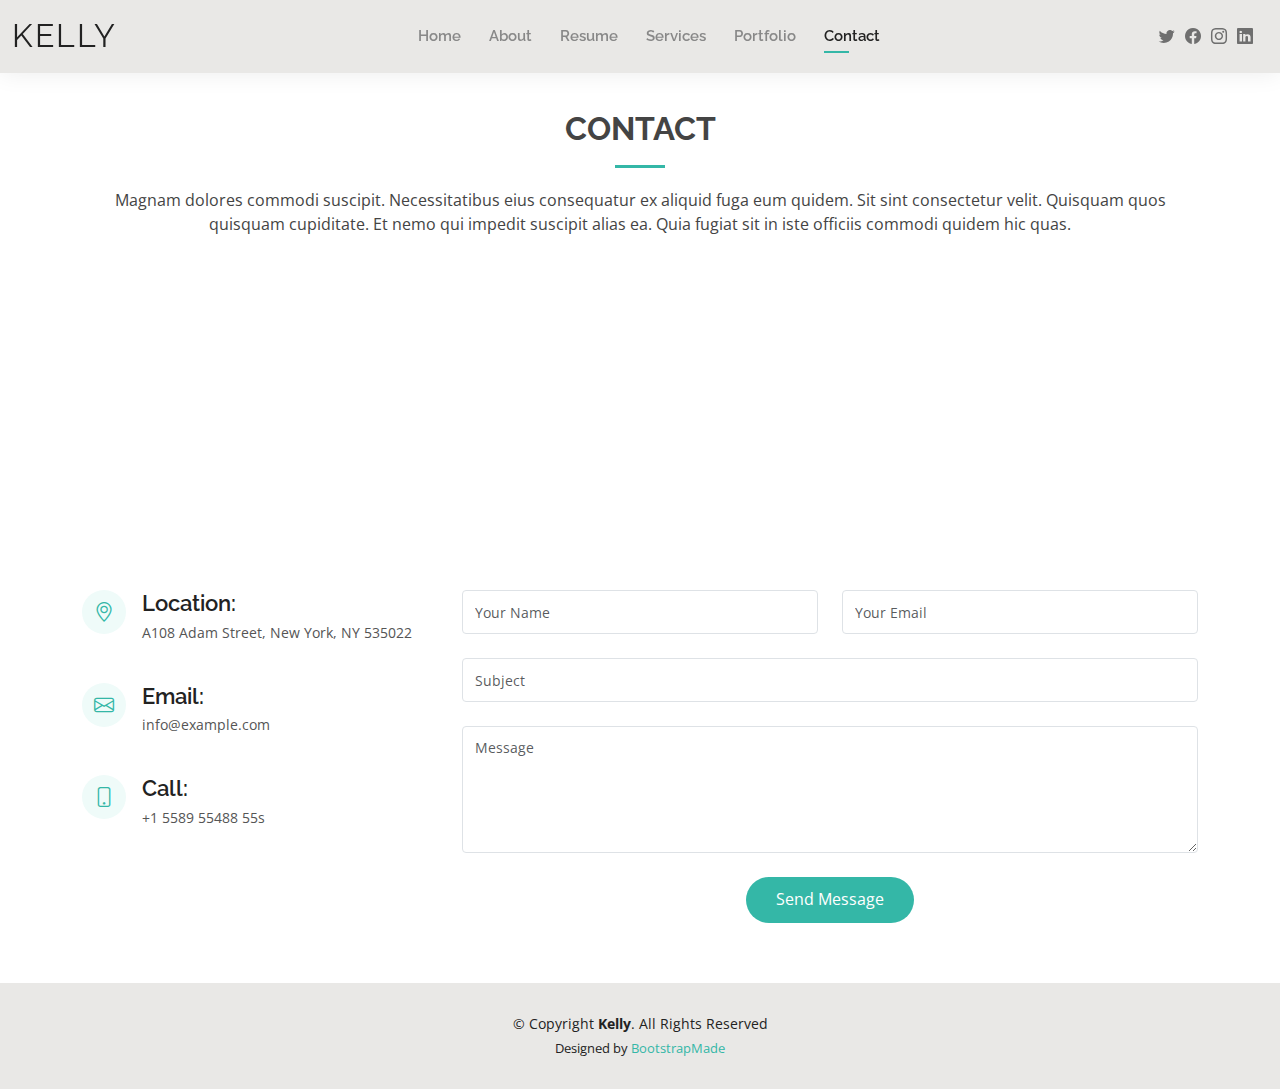
<file: contact.html>
<!DOCTYPE html>
<html lang="en">

<head>
  <meta charset="utf-8">
  <meta content="width=device-width, initial-scale=1.0" name="viewport">

  <title>Contact - Kelly Bootstrap Template</title>
  <meta content="" name="description">
  <meta content="" name="keywords">

  <!-- Favicons -->
  <link href="assets/img/favicon.png" rel="icon">
  <link href="assets/img/apple-touch-icon.png" rel="apple-touch-icon">

  <!-- Google Fonts -->
  <link href="https://fonts.googleapis.com/css?family=Open+Sans:300,300i,400,400i,600,600i,700,700i|Raleway:300,300i,400,400i,500,500i,600,600i,700,700i|Poppins:300,300i,400,400i,500,500i,600,600i,700,700i" rel="stylesheet">

  <!-- Vendor CSS Files -->
  <link href="assets/vendor/aos/aos.css" rel="stylesheet">
  <link href="assets/vendor/bootstrap/css/bootstrap.min.css" rel="stylesheet">
  <link href="assets/vendor/bootstrap-icons/bootstrap-icons.css" rel="stylesheet">
  <link href="assets/vendor/boxicons/css/boxicons.min.css" rel="stylesheet">
  <link href="assets/vendor/glightbox/css/glightbox.min.css" rel="stylesheet">
  <link href="assets/vendor/swiper/swiper-bundle.min.css" rel="stylesheet">

  <!-- Template Main CSS File -->
  <link href="assets/css/style.css" rel="stylesheet">

  <!-- =======================================================
  * Template Name: Kelly
  * Updated: Jul 27 2023 with Bootstrap v5.3.1
  * Template URL: https://bootstrapmade.com/kelly-free-bootstrap-cv-resume-html-template/
  * Author: BootstrapMade.com
  * License: https://bootstrapmade.com/license/
  ======================================================== -->
</head>

<body>

  <!-- ======= Header ======= -->
  <header id="header" class="fixed-top">
    <div class="container-fluid d-flex justify-content-between align-items-center">

      <h1 class="logo me-auto me-lg-0"><a href="index.html">Kelly</a></h1>
      <!-- Uncomment below if you prefer to use an image logo -->
      <!-- <a href="index.html" class="logo"><img src="assets/img/logo.png" alt="" class="img-fluid"></a>-->

      <nav id="navbar" class="navbar order-last order-lg-0">
        <ul>
          <li><a href="index.html">Home</a></li>
          <li><a href="about.html">About</a></li>
          <li><a href="resume.html">Resume</a></li>
          <li><a href="services.html">Services</a></li>
          <li><a href="portfolio.html">Portfolio</a></li>
          <li><a class="active" href="contact.html">Contact</a></li>
        </ul>
        <i class="bi bi-list mobile-nav-toggle"></i>
      </nav><!-- .navbar -->

      <div class="header-social-links">
        <a href="#" class="twitter"><i class="bi bi-twitter"></i></a>
        <a href="#" class="facebook"><i class="bi bi-facebook"></i></a>
        <a href="#" class="instagram"><i class="bi bi-instagram"></i></a>
        <a href="#" class="linkedin"><i class="bi bi-linkedin"></i></i></a>
      </div>

    </div>

  </header><!-- End Header -->

  <main id="main">

    <!-- ======= Contact Section ======= -->
    <section id="contact" class="contact">
      <div class="container" data-aos="fade-up">

        <div class="section-title">
          <h2>Contact</h2>
          <p>Magnam dolores commodi suscipit. Necessitatibus eius consequatur ex aliquid fuga eum quidem. Sit sint consectetur velit. Quisquam quos quisquam cupiditate. Et nemo qui impedit suscipit alias ea. Quia fugiat sit in iste officiis commodi quidem hic quas.</p>
        </div>

        <div>
          <iframe style="border:0; width: 100%; height: 270px;" src="https://www.google.com/maps/embed?pb=!1m14!1m8!1m3!1d12097.433213460943!2d-74.0062269!3d40.7101282!3m2!1i1024!2i768!4f13.1!3m3!1m2!1s0x0%3A0xb89d1fe6bc499443!2sDowntown+Conference+Center!5e0!3m2!1smk!2sbg!4v1539943755621" frameborder="0" allowfullscreen></iframe>
        </div>

        <div class="row mt-5">

          <div class="col-lg-4">
            <div class="info">
              <div class="address">
                <i class="bi bi-geo-alt"></i>
                <h4>Location:</h4>
                <p>A108 Adam Street, New York, NY 535022</p>
              </div>

              <div class="email">
                <i class="bi bi-envelope"></i>
                <h4>Email:</h4>
                <p>info@example.com</p>
              </div>

              <div class="phone">
                <i class="bi bi-phone"></i>
                <h4>Call:</h4>
                <p>+1 5589 55488 55s</p>
              </div>

            </div>

          </div>

          <div class="col-lg-8 mt-5 mt-lg-0">

            <form action="forms/contact.php" method="post" role="form" class="php-email-form">
              <div class="row">
                <div class="col-md-6 form-group">
                  <input type="text" name="name" class="form-control" id="name" placeholder="Your Name" required>
                </div>
                <div class="col-md-6 form-group mt-3 mt-md-0">
                  <input type="email" class="form-control" name="email" id="email" placeholder="Your Email" required>
                </div>
              </div>
              <div class="form-group mt-3">
                <input type="text" class="form-control" name="subject" id="subject" placeholder="Subject" required>
              </div>
              <div class="form-group mt-3">
                <textarea class="form-control" name="message" rows="5" placeholder="Message" required></textarea>
              </div>
              <div class="my-3">
                <div class="loading">Loading</div>
                <div class="error-message"></div>
                <div class="sent-message">Your message has been sent. Thank you!</div>
              </div>
              <div class="text-center"><button type="submit">Send Message</button></div>
            </form>

          </div>

        </div>

      </div>
    </section><!-- End Contact Section -->

  </main><!-- End #main -->

  <!-- ======= Footer ======= -->
  <footer id="footer">
    <div class="container">
      <div class="copyright">
        &copy; Copyright <strong><span>Kelly</span></strong>. All Rights Reserved
      </div>
      <div class="credits">
        <!-- All the links in the footer should remain intact. -->
        <!-- You can delete the links only if you purchased the pro version. -->
        <!-- Licensing information: https://bootstrapmade.com/license/ -->
        <!-- Purchase the pro version with working PHP/AJAX contact form: https://bootstrapmade.com/kelly-free-bootstrap-cv-resume-html-template/ -->
        Designed by <a href="https://bootstrapmade.com/">BootstrapMade</a>
      </div>
    </div>
  </footer><!-- End  Footer -->

  <div id="preloader"></div>
  <a href="#" class="back-to-top d-flex align-items-center justify-content-center"><i class="bi bi-arrow-up-short"></i></a>

  <!-- Vendor JS Files -->
  <script src="assets/vendor/purecounter/purecounter_vanilla.js"></script>
  <script src="assets/vendor/aos/aos.js"></script>
  <script src="assets/vendor/bootstrap/js/bootstrap.bundle.min.js"></script>
  <script src="assets/vendor/glightbox/js/glightbox.min.js"></script>
  <script src="assets/vendor/isotope-layout/isotope.pkgd.min.js"></script>
  <script src="assets/vendor/swiper/swiper-bundle.min.js"></script>
  <script src="assets/vendor/waypoints/noframework.waypoints.js"></script>
  <script src="assets/vendor/php-email-form/validate.js"></script>

  <!-- Template Main JS File -->
  <script src="assets/js/main.js"></script>

</body>

</html>
</file>
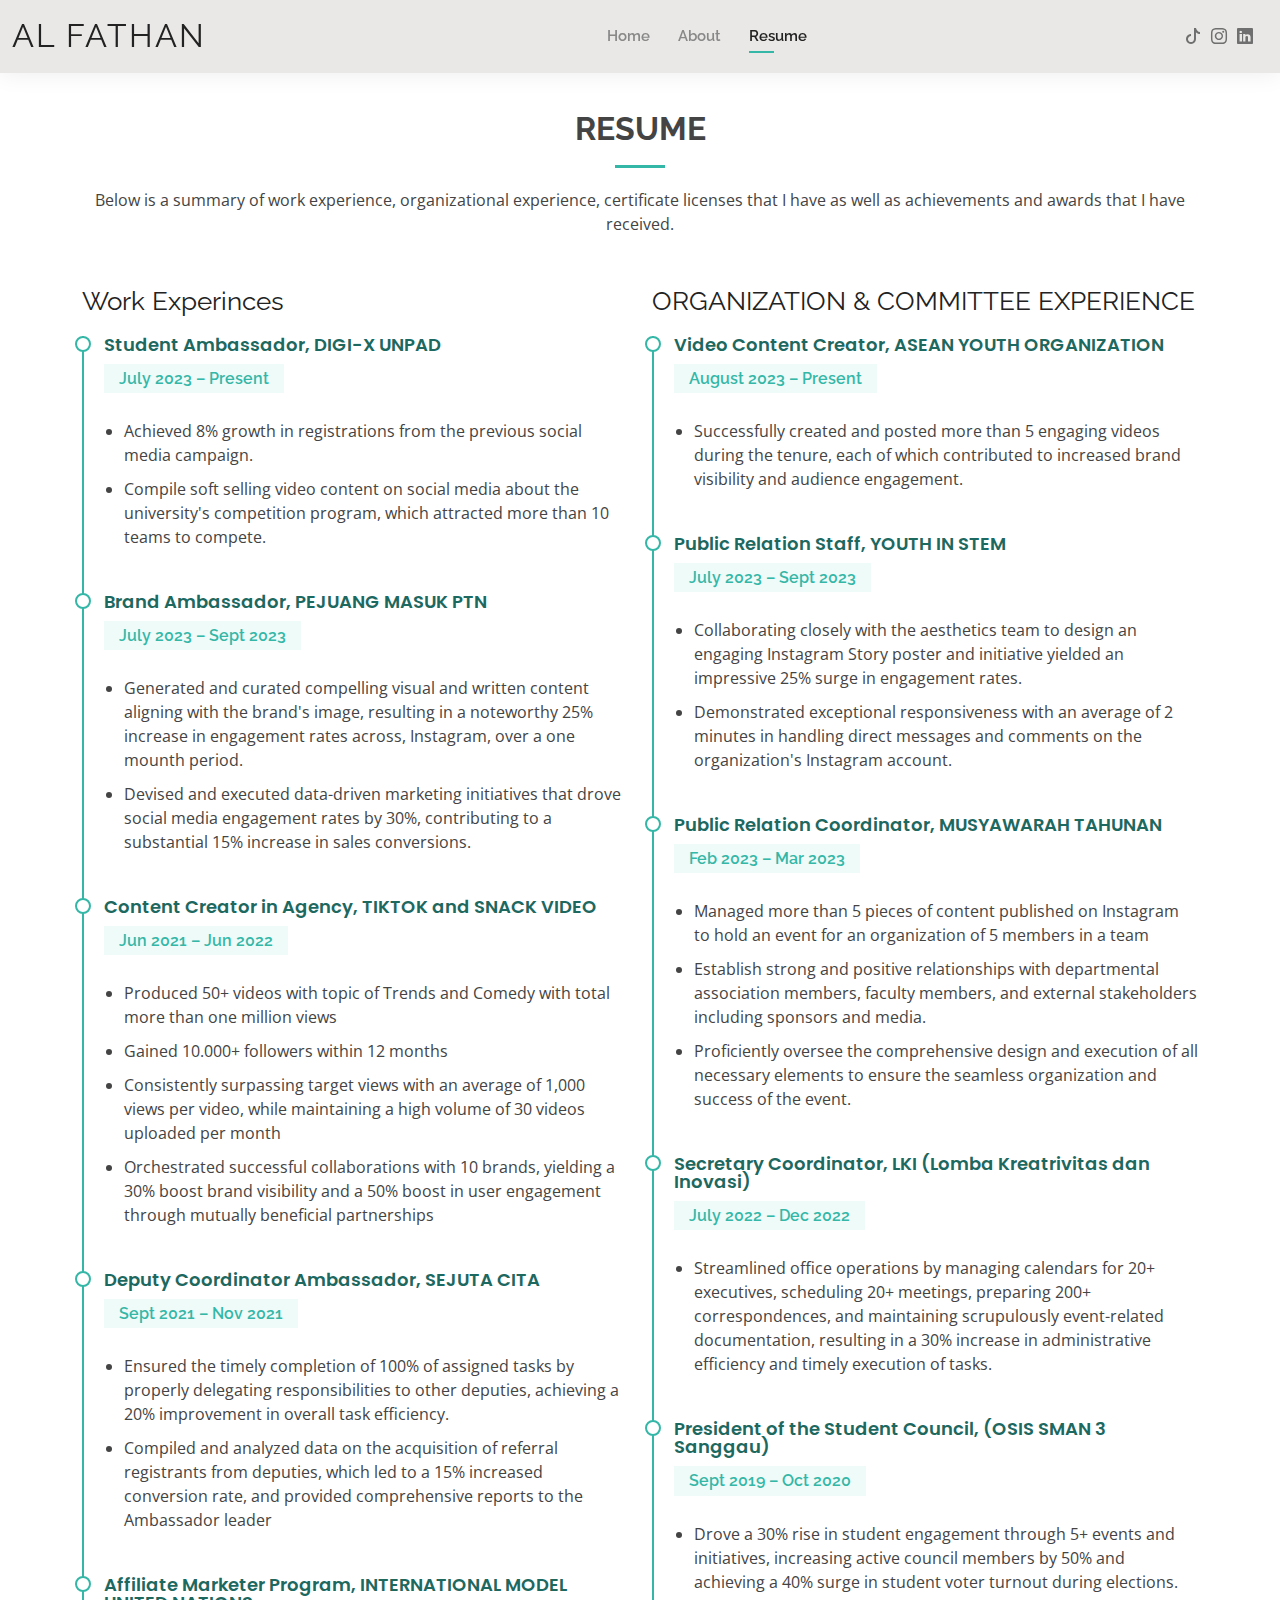
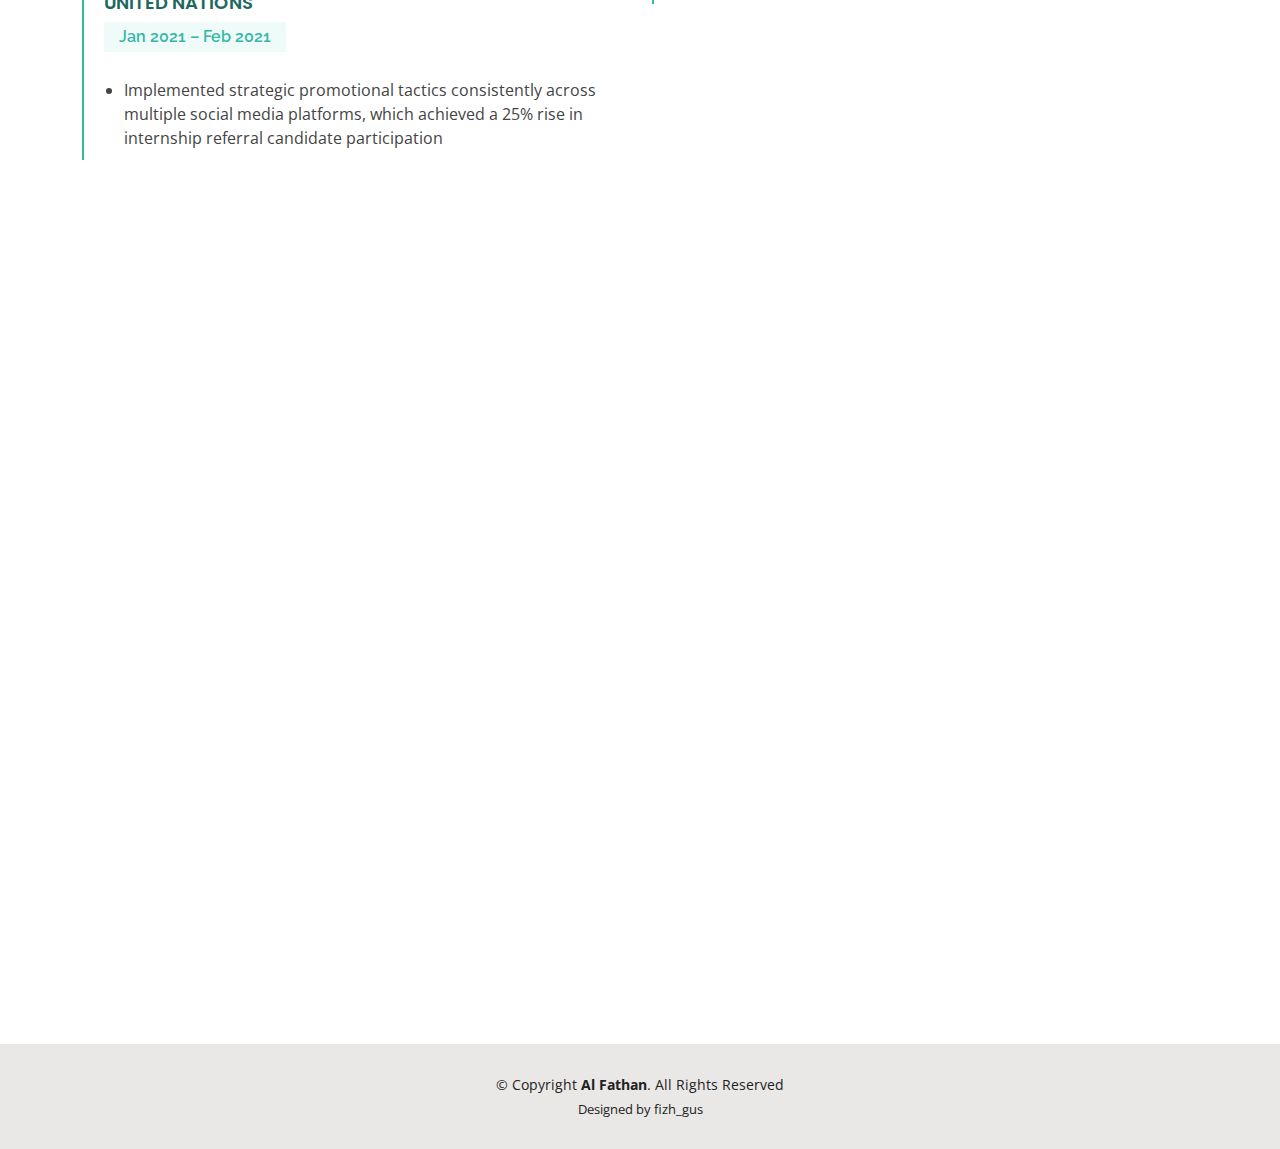
<file: resume.html>
<!DOCTYPE html>
<html lang="en">

<head>
  <meta charset="utf-8">
  <meta content="width=device-width, initial-scale=1.0" name="viewport">

  <title>Resume - Al Fathan</title>
  <meta content="" name="description">
  <meta content="" name="keywords">

  <!-- Favicons -->
  <!-- <link href="assets/img/favicon.png" rel="icon">
  <link href="assets/img/apple-touch-icon.png" rel="apple-touch-icon"> -->

  <!-- Google Fonts -->
  <link href="https://fonts.googleapis.com/css?family=Open+Sans:300,300i,400,400i,600,600i,700,700i|Raleway:300,300i,400,400i,500,500i,600,600i,700,700i|Poppins:300,300i,400,400i,500,500i,600,600i,700,700i" rel="stylesheet">

  <!-- Vendor CSS Files -->
  <link href="assets/vendor/aos/aos.css" rel="stylesheet">
  <link href="assets/vendor/bootstrap/css/bootstrap.min.css" rel="stylesheet">
  <link href="assets/vendor/bootstrap-icons/bootstrap-icons.css" rel="stylesheet">
  <link href="assets/vendor/boxicons/css/boxicons.min.css" rel="stylesheet">
  <link href="assets/vendor/glightbox/css/glightbox.min.css" rel="stylesheet">
  <link href="assets/vendor/swiper/swiper-bundle.min.css" rel="stylesheet">

  <!-- Template Main CSS File -->
  <link href="assets/css/style.css" rel="stylesheet">

  <!-- =======================================================
  * Template Name: Kelly
  * Updated: Jul 27 2023 with Bootstrap v5.3.1
  * Template URL: https://bootstrapmade.com/kelly-free-bootstrap-cv-resume-html-template/
  * Author: BootstrapMade.com
  * License: https://bootstrapmade.com/license/
  ======================================================== -->
</head>

<body>

  <!-- ======= Header ======= -->
  <header id="header" class="fixed-top">
    <div class="container-fluid d-flex justify-content-between align-items-center">

      <h1 class="logo me-auto me-lg-0"><a href="index.html">Al Fathan</a></h1>
      <!-- Uncomment below if you prefer to use an image logo -->
      <!-- <a href="index.html" class="logo"><img src="assets/img/logo.png" alt="" class="img-fluid"></a>-->

      <nav id="navbar" class="navbar order-last order-lg-0">
        <ul>
          <li><a href="index.html">Home</a></li>
          <li><a href="about.html">About</a></li>
          <li><a class="active" href="resume.html">Resume</a></li>
          <!-- <li><a href="services.html">Services</a></li>
            <li><a href="portfolio.html">Portfolio</a></li>
          <li><a href="contact.html">Contact</a></li> -->
        </ul>
        <i class="bi bi-list mobile-nav-toggle"></i>
      </nav><!-- .navbar -->

      <div class="header-social-links">
        <a href="https://www.tiktok.com/@fathan_asshidiqi" class="tiktok" target="_blank"><i class="bi bi-tiktok" ></i></a>
        <!-- <a href="#" class="facebook"><i class="bi bi-facebook"></i></a> -->
        <a href="https://instagram.com/nashrunal_fathan?igshid=MzNlNGNkZWQ4Mg==" class="instagram" target="_blank"><i class="bi bi-instagram"></i></a>
        <a href="https://www.linkedin.com/in/nashrun-al-fathan-7101a2217" class="linkedin" target="_blank"><i class="bi bi-linkedin"></i></i></a>
      </div>

    </div>

  </header><!-- End Header -->

  <main id="main">

    <!-- ======= Resume Section ======= -->
    <section id="resume" class="resume">
      <div class="container" data-aos="fade-up">

        <div class="section-title">
          <h2>Resume</h2>
          <p>Below is a summary of work experience, organizational experience, certificate licenses that I have as well as achievements and awards that I have received.</p>
        </div>

        <div class="row">
          <div class="col-lg-6">
            <h3 class="resume-title">Work Experinces</h3>
            <div class="resume-item">
              <h4>Student Ambassador, DIGI-X UNPAD</h4>
              <h5>July 2023 – Present</h5>
              <p><ul>
                <li>Achieved 8% growth in registrations from the previous social media campaign.</li>
                <li>Compile soft selling video content on social media about the university's competition program, which attracted more
                  than 10 teams to compete.</li>
              </ul></p>
            </div>
            <div class="resume-item">
              <h4>Brand Ambassador, PEJUANG MASUK PTN</h4>
              <h5>July 2023 – Sept 2023</h5>
              <p><ul>
                <li>Generated and curated compelling visual and written content aligning with the brand's image, resulting in a
                  noteworthy 25% increase in engagement rates across, Instagram, over a one mounth period.</li>
                  <li>Devised and executed data-driven marketing initiatives that drove social media engagement rates by 30%,
                    contributing to a substantial 15% increase in sales conversions.</li>
              </ul></p>
            </div>
            <div class="resume-item">
              <h4>Content Creator in Agency, TIKTOK and SNACK VIDEO</h4>
              <h5>Jun 2021 – Jun 2022</h5>
              <p><ul>
                <li>Produced 50+ videos with topic of Trends and Comedy with total more than one million views</li>
                <li>Gained 10.000+ followers within 12 months</li>
                <li>Consistently surpassing target views with an average of 1,000 views per video, while maintaining a high volume of
                  30 videos uploaded per month</li>
                  <li>Orchestrated successful collaborations with 10 brands, yielding a 30% boost brand visibility and a 50% boost in user
                    engagement through mutually beneficial partnerships</li>
              </ul></p>
            </div>
            <div class="resume-item">
              <h4>Deputy Coordinator Ambassador, SEJUTA CITA</h4>
              <h5>Sept 2021 – Nov 2021</h5>
              <p><ul>
                <li>Ensured the timely completion of 100% of assigned tasks by properly delegating responsibilities to other deputies,
                  achieving a 20% improvement in overall task efficiency.</li>
                  <li>Compiled and analyzed data on the acquisition of referral registrants from deputies, which led to a 15% increased
                    conversion rate, and provided comprehensive reports to the Ambassador leader</li>
              </ul></p>
            </div>
            <div class="resume-item">
              <h4>Affiliate Marketer Program, INTERNATIONAL MODEL UNITED NATIONS</h4>
              <h5>Jan 2021 – Feb 2021</h5>
              <p><ul>
                <li>Implemented strategic promotional tactics consistently across multiple social media platforms, which achieved a
                  25% rise in internship referral candidate participation</li>
              </ul></p>
            </div>
          </div>
          <div class="col-lg-6">
            <h3 class="resume-title">ORGANIZATION & COMMITTEE EXPERIENCE</h3>
            <div class="resume-item">
              <h4>Video Content Creator, ASEAN YOUTH ORGANIZATION</h4>
              <h5>August 2023 – Present</h5>
              <p>
              <ul>
                <li>Successfully created and posted more than 5 engaging videos during the tenure, each of which contributed to
                  increased brand visibility and audience engagement.</li>
              </ul>
              </p>
            </div>
            <div class="resume-item">
              <h4>Public Relation Staff, YOUTH IN STEM</h4>
              <h5>July 2023 – Sept 2023</h5>
              <p>
              <ul>
                <li>Collaborating closely with the aesthetics team to design an engaging Instagram Story poster and initiative yielded an
                  impressive 25% surge in engagement rates.</li>
                  <li>Demonstrated exceptional responsiveness with an average of 2 minutes in handling direct messages and comments
                    on the organization's Instagram account.</li>
              </ul>
              </p>
            </div>
            <div class="resume-item">
              <h4>Public Relation Coordinator, MUSYAWARAH TAHUNAN</h4>
              <h5>Feb 2023 – Mar 2023</h5>
              <p>
              <ul>
                <li>Managed more than 5 pieces of content published on Instagram to hold an event for an organization of 5 members
                  in a team</li>
                  <li>Establish strong and positive relationships with departmental association members, faculty members, and external
                    stakeholders including sponsors and media.</li>
                    <li>Proficiently oversee the comprehensive design and execution of all necessary elements to ensure the seamless
                      organization and success of the event.</li>
              </ul>
              </p>
            </div>
            <div class="resume-item">
              <h4>Secretary Coordinator, LKI (Lomba Kreatrivitas dan Inovasi)</h4>
              <h5>July 2022 – Dec 2022</h5>
              <p>
              <ul>
                <li>Streamlined office operations by managing calendars for 20+ executives, scheduling 20+ meetings, preparing 200+
                  correspondences, and maintaining scrupulously event-related documentation, resulting in a 30% increase in
                  administrative efficiency and timely execution of tasks.</li>
              </ul>
              </p>
            </div>
            <div class="resume-item">
              <h4>President of the Student Council, (OSIS SMAN 3 Sanggau)</h4>
              <h5>Sept 2019 – Oct 2020</h5>
              <p>
              <ul>
                <li>Drove a 30% rise in student engagement through 5+ events and initiatives, increasing active council members by
                  50% and achieving a 40% surge in student voter turnout during elections.</li>
              </ul>
              </p>
            </div>
          </div>
        </div>

      </div>
    </section><!-- End Resume Section -->

    <section id="resume" class="resume">
      <div class="container" data-aos="fade-up">

        <div class="row">
          <div class="col-lg-6">
            <h3 class="resume-title">LICENCE AND CERTIFICATION</h3>
            <div class="resume-item">
              <h4>TOEL ITP by Central Course Kampung Inggris Pare, (Score 650)</h4>
              <h5>June 2023 – Expires June 2025</h5>
            </div>
            <div class="resume-item">
              <h4>Certificate of Completion for the Intro to Digital Marketing by Revou</h4>
              <h5>June 2023</h5>
            </div>
            <div class="resume-item">
              <h4>Certificate of Completion for the Intro to Product Management by Revou</h4>
              <h5>June 2023</h5>
            </div>
            <div class="resume-item">
              <h4>Certificate of Completion for the Intro to Data Analysis by Revou</h4>
              <h5>June 2023</h5>
            </div>
            <div class="resume-item">
              <h4>Certificate of Completion Kickstart Digital Marketing Journey organized by Rakamin Academy</h4>
              <h5>July 2023</h5>
            </div>
            <div class="resume-item">
              <h4>Certificate of Completion and Competencies Software Quality Assurance Virtual Internship Experience Program by
                Evermos x Rakamin Academy</h4>
              <h5>September 2023</h5>
            </div>
          </div>

          <div class="col-lg-6">
            <h3 class="resume-title">ACHIEVMENT</h3>
            <div class="resume-item">
              <h4>Awarded 3rd Place (National Debating Champioship)</h4>
              <p>Debate on a specified motion with british parliamentary debate format consist 2 members among 20 teams.</p>
            </div>
            <div class="resume-item">
              <h4>Pioneer Ambassador for Safety Security, Safety Order and Traffic Smoothness (Polres Sanggau)</h4>
              <p>Selected from the school selection results to attend a week-long mentoring and training camp at Polres
                Sanggau</p>
            </div>
          </div>
        </div>

      </div>
    </section>

  </main><!-- End #main -->

  <!-- ======= Footer ======= -->
  <footer id="footer">
    <div class="container">
      <div class="copyright">
        &copy; Copyright <strong><span>Al Fathan</span></strong>. All Rights Reserved
      </div>
      <div class="credits">
        <!-- All the links in the footer should remain intact. -->
        <!-- You can delete the links only if you purchased the pro version. -->
        <!-- Licensing information: https://bootstrapmade.com/license/ -->
        <!-- Purchase the pro version with working PHP/AJAX contact form: https://bootstrapmade.com/kelly-free-bootstrap-cv-resume-html-template/ -->
        Designed by fizh_gus
      </div>
    </div>
  </footer><!-- End  Footer -->

  <div id="preloader"></div>
  <a href="#" class="back-to-top d-flex align-items-center justify-content-center"><i class="bi bi-arrow-up-short"></i></a>

  <!-- Vendor JS Files -->
  <script src="assets/vendor/purecounter/purecounter_vanilla.js"></script>
  <script src="assets/vendor/aos/aos.js"></script>
  <script src="assets/vendor/bootstrap/js/bootstrap.bundle.min.js"></script>
  <script src="assets/vendor/glightbox/js/glightbox.min.js"></script>
  <script src="assets/vendor/isotope-layout/isotope.pkgd.min.js"></script>
  <script src="assets/vendor/swiper/swiper-bundle.min.js"></script>
  <script src="assets/vendor/waypoints/noframework.waypoints.js"></script>
  <script src="assets/vendor/php-email-form/validate.js"></script>

  <!-- Template Main JS File -->
  <script src="assets/js/main.js"></script>

</body>

</html>
</file>
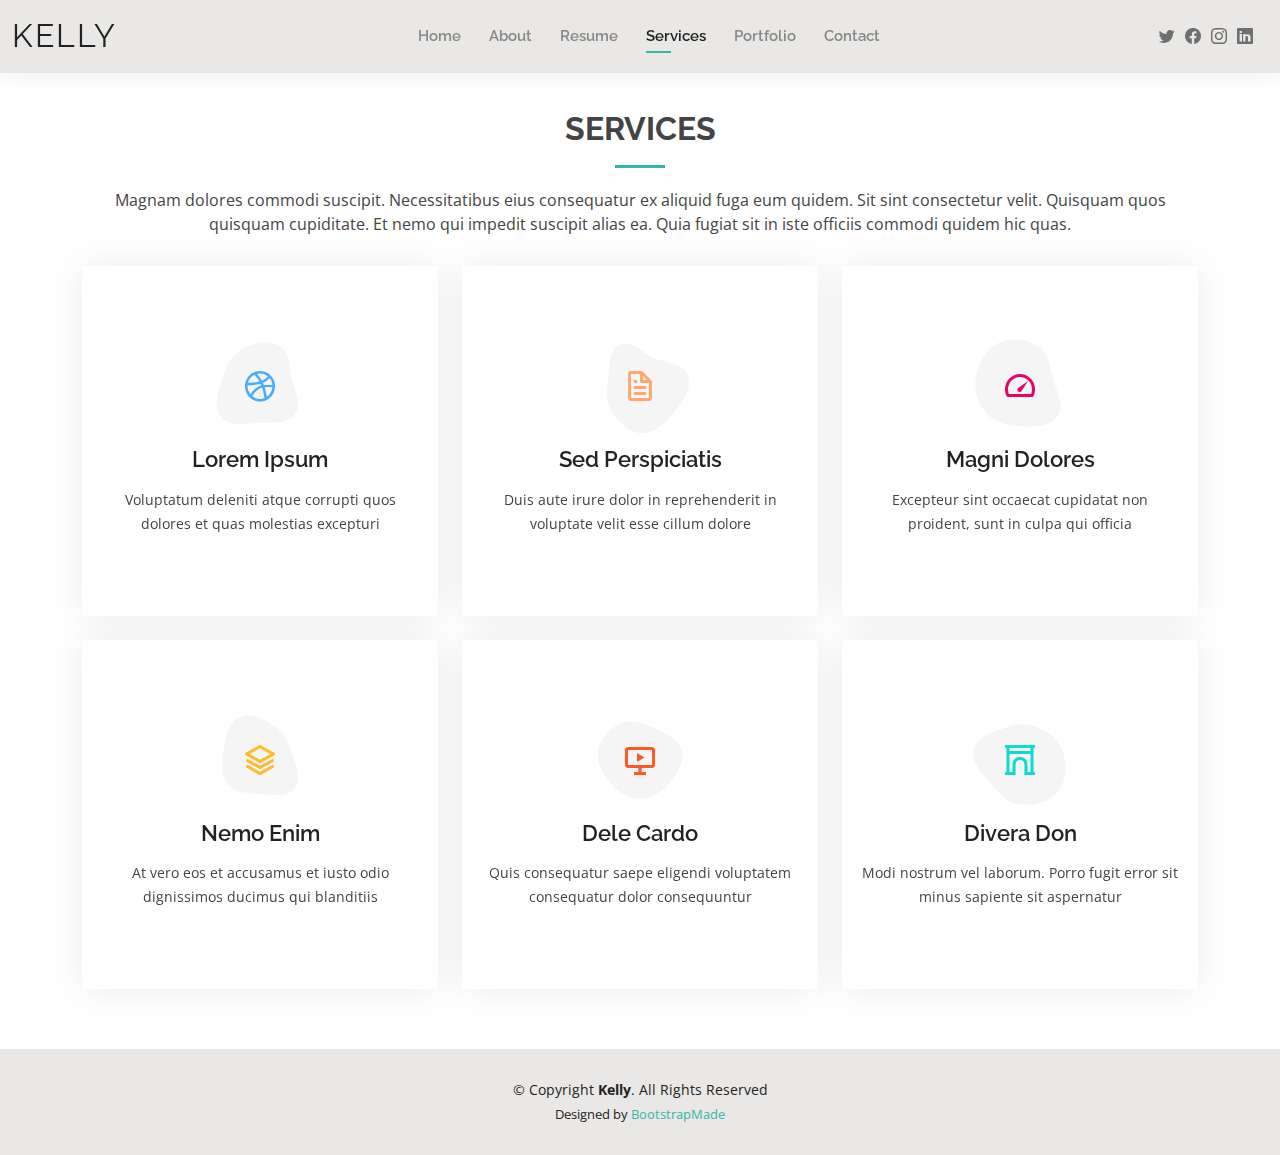
<file: services.html>
<!DOCTYPE html>
<html lang="en">

<head>
  <meta charset="utf-8">
  <meta content="width=device-width, initial-scale=1.0" name="viewport">

  <title>Services - Kelly Bootstrap Template</title>
  <meta content="" name="description">
  <meta content="" name="keywords">

  <!-- Favicons -->
  <link href="assets/img/favicon.png" rel="icon">
  <link href="assets/img/apple-touch-icon.png" rel="apple-touch-icon">

  <!-- Google Fonts -->
  <link href="https://fonts.googleapis.com/css?family=Open+Sans:300,300i,400,400i,600,600i,700,700i|Raleway:300,300i,400,400i,500,500i,600,600i,700,700i|Poppins:300,300i,400,400i,500,500i,600,600i,700,700i" rel="stylesheet">

  <!-- Vendor CSS Files -->
  <link href="assets/vendor/aos/aos.css" rel="stylesheet">
  <link href="assets/vendor/bootstrap/css/bootstrap.min.css" rel="stylesheet">
  <link href="assets/vendor/bootstrap-icons/bootstrap-icons.css" rel="stylesheet">
  <link href="assets/vendor/boxicons/css/boxicons.min.css" rel="stylesheet">
  <link href="assets/vendor/glightbox/css/glightbox.min.css" rel="stylesheet">
  <link href="assets/vendor/swiper/swiper-bundle.min.css" rel="stylesheet">

  <!-- Template Main CSS File -->
  <link href="assets/css/style.css" rel="stylesheet">

  <!-- =======================================================
  * Template Name: Kelly
  * Updated: Jul 27 2023 with Bootstrap v5.3.1
  * Template URL: https://bootstrapmade.com/kelly-free-bootstrap-cv-resume-html-template/
  * Author: BootstrapMade.com
  * License: https://bootstrapmade.com/license/
  ======================================================== -->
</head>

<body>

  <!-- ======= Header ======= -->
  <header id="header" class="fixed-top">
    <div class="container-fluid d-flex justify-content-between align-items-center">

      <h1 class="logo me-auto me-lg-0"><a href="index.html">Kelly</a></h1>
      <!-- Uncomment below if you prefer to use an image logo -->
      <!-- <a href="index.html" class="logo"><img src="assets/img/logo.png" alt="" class="img-fluid"></a>-->

      <nav id="navbar" class="navbar order-last order-lg-0">
        <ul>
          <li><a href="index.html">Home</a></li>
          <li><a href="about.html">About</a></li>
          <li><a href="resume.html">Resume</a></li>
          <li><a class="active" href="services.html">Services</a></li>
          <li><a href="portfolio.html">Portfolio</a></li>
          <li><a href="contact.html">Contact</a></li>
        </ul>
        <i class="bi bi-list mobile-nav-toggle"></i>
      </nav><!-- .navbar -->

      <div class="header-social-links">
        <a href="#" class="twitter"><i class="bi bi-twitter"></i></a>
        <a href="#" class="facebook"><i class="bi bi-facebook"></i></a>
        <a href="#" class="instagram"><i class="bi bi-instagram"></i></a>
        <a href="#" class="linkedin"><i class="bi bi-linkedin"></i></i></a>
      </div>

    </div>

  </header><!-- End Header -->

  <main id="main">

    <!-- ======= Services Section ======= -->
    <section id="services" class="services">
      <div class="container" data-aos="fade-up">

        <div class="section-title">
          <h2>Services</h2>
          <p>Magnam dolores commodi suscipit. Necessitatibus eius consequatur ex aliquid fuga eum quidem. Sit sint consectetur velit. Quisquam quos quisquam cupiditate. Et nemo qui impedit suscipit alias ea. Quia fugiat sit in iste officiis commodi quidem hic quas.</p>
        </div>

        <div class="row">
          <div class="col-lg-4 col-md-6 d-flex align-items-stretch" data-aos="zoom-in" data-aos-delay="100">
            <div class="icon-box iconbox-blue">
              <div class="icon">
                <svg width="100" height="100" viewBox="0 0 600 600" xmlns="http://www.w3.org/2000/svg">
                  <path stroke="none" stroke-width="0" fill="#f5f5f5" d="M300,521.0016835830174C376.1290562159157,517.8887921683347,466.0731472004068,529.7835943286574,510.70327084640275,468.03025145048787C554.3714126377745,407.6079735673963,508.03601936045806,328.9844924480964,491.2728898941984,256.3432110539036C474.5976632858925,184.082847569629,479.9380746630129,96.60480741107993,416.23090153303,58.64404602377083C348.86323505073057,18.502131276798302,261.93793281208167,40.57373210992963,193.5410806939664,78.93577620505333C130.42746243093433,114.334589627462,98.30271207620316,179.96522072025542,76.75703585869454,249.04625023123273C51.97151888228291,328.5150500222984,13.704378332031375,421.85034740162234,66.52175969318436,486.19268352777647C119.04800174914682,550.1803526380478,217.28368757567262,524.383925680826,300,521.0016835830174"></path>
                </svg>
                <i class="bx bxl-dribbble"></i>
              </div>
              <h4><a href="">Lorem Ipsum</a></h4>
              <p>Voluptatum deleniti atque corrupti quos dolores et quas molestias excepturi</p>
            </div>
          </div>

          <div class="col-lg-4 col-md-6 d-flex align-items-stretch mt-4 mt-md-0" data-aos="zoom-in" data-aos-delay="200">
            <div class="icon-box iconbox-orange ">
              <div class="icon">
                <svg width="100" height="100" viewBox="0 0 600 600" xmlns="http://www.w3.org/2000/svg">
                  <path stroke="none" stroke-width="0" fill="#f5f5f5" d="M300,582.0697525312426C382.5290701553225,586.8405444964366,449.9789794690241,525.3245884688669,502.5850820975895,461.55621195738473C556.606425686781,396.0723002908107,615.8543463187945,314.28637112970534,586.6730223649479,234.56875336149918C558.9533121215079,158.8439757836574,454.9685369536778,164.00468322053177,381.49747125262974,130.76875717737553C312.15926192815925,99.40240125094834,248.97055460311594,18.661163978235184,179.8680185752513,50.54337015887873C110.5421016452524,82.52863877960104,119.82277516462835,180.83849132639028,109.12597500060166,256.43424936330496C100.08760227029461,320.3096726198365,92.17705696193138,384.0621239912766,124.79988738764834,439.7174275375508C164.83382741302287,508.01625554203684,220.96474134820875,577.5009287672846,300,582.0697525312426"></path>
                </svg>
                <i class="bx bx-file"></i>
              </div>
              <h4><a href="">Sed Perspiciatis</a></h4>
              <p>Duis aute irure dolor in reprehenderit in voluptate velit esse cillum dolore</p>
            </div>
          </div>

          <div class="col-lg-4 col-md-6 d-flex align-items-stretch mt-4 mt-lg-0" data-aos="zoom-in" data-aos-delay="300">
            <div class="icon-box iconbox-pink">
              <div class="icon">
                <svg width="100" height="100" viewBox="0 0 600 600" xmlns="http://www.w3.org/2000/svg">
                  <path stroke="none" stroke-width="0" fill="#f5f5f5" d="M300,541.5067337569781C382.14930387511276,545.0595476570109,479.8736841581634,548.3450877840088,526.4010558755058,480.5488172755941C571.5218469581645,414.80211281144784,517.5187510058486,332.0715597781072,496.52539010469104,255.14436215662573C477.37192572678356,184.95920475031193,473.57363656557914,105.61284051026155,413.0603344069578,65.22779650032875C343.27470386102294,18.654635553484475,251.2091493199835,5.337323636656869,175.0934190732945,40.62881213300186C97.87086631185822,76.43348514350839,51.98124368387456,156.15599469081315,36.44837278890362,239.84606092416172C21.716077023791087,319.22268207091537,43.775223500013084,401.1760424656574,96.891909868211,461.97329694683043C147.22146801428983,519.5804099606455,223.5754009179313,538.201503339737,300,541.5067337569781"></path>
                </svg>
                <i class="bx bx-tachometer"></i>
              </div>
              <h4><a href="">Magni Dolores</a></h4>
              <p>Excepteur sint occaecat cupidatat non proident, sunt in culpa qui officia</p>
            </div>
          </div>

          <div class="col-lg-4 col-md-6 d-flex align-items-stretch mt-4" data-aos="zoom-in" data-aos-delay="100">
            <div class="icon-box iconbox-yellow">
              <div class="icon">
                <svg width="100" height="100" viewBox="0 0 600 600" xmlns="http://www.w3.org/2000/svg">
                  <path stroke="none" stroke-width="0" fill="#f5f5f5" d="M300,503.46388370962813C374.79870501325706,506.71871716319447,464.8034551963731,527.1746412648533,510.4981551193396,467.86667711651364C555.9287308511215,408.9015244558933,512.6030010748507,327.5744911775523,490.211057578863,256.5855673507754C471.097692560561,195.9906835881958,447.69079081568157,138.11976852964426,395.19560036434837,102.3242989838813C329.3053358748298,57.3949838291264,248.02791733380457,8.279543830951368,175.87071277845988,42.242879143198664C103.41431057327972,76.34704239035025,93.79494320519305,170.9812938413882,81.28167332365135,250.07896920659033C70.17666984294237,320.27484674793965,64.84698225790005,396.69656628748305,111.28512138212992,450.4950937839243C156.20124167950087,502.5303643271138,231.32542653798444,500.4755392045468,300,503.46388370962813"></path>
                </svg>
                <i class="bx bx-layer"></i>
              </div>
              <h4><a href="">Nemo Enim</a></h4>
              <p>At vero eos et accusamus et iusto odio dignissimos ducimus qui blanditiis</p>
            </div>
          </div>

          <div class="col-lg-4 col-md-6 d-flex align-items-stretch mt-4" data-aos="zoom-in" data-aos-delay="200">
            <div class="icon-box iconbox-red">
              <div class="icon">
                <svg width="100" height="100" viewBox="0 0 600 600" xmlns="http://www.w3.org/2000/svg">
                  <path stroke="none" stroke-width="0" fill="#f5f5f5" d="M300,532.3542879108572C369.38199826031484,532.3153073249985,429.10787420159085,491.63046689027357,474.5244479745417,439.17860296908856C522.8885846962883,383.3225815378663,569.1668002868075,314.3205725914397,550.7432151929288,242.7694973846089C532.6665558377875,172.5657663291529,456.2379748765914,142.6223662098291,390.3689995646985,112.34683881706744C326.66090330228417,83.06452184765237,258.84405631176094,53.51806209861945,193.32584062364296,78.48882559362697C121.61183558270385,105.82097193414197,62.805066853699245,167.19869350419734,48.57481801355237,242.6138429142374C34.843463184063346,315.3850353017275,76.69343916112496,383.4422959591041,125.22947124332185,439.3748458443577C170.7312796277747,491.8107796887764,230.57421082200815,532.3932930995766,300,532.3542879108572"></path>
                </svg>
                <i class="bx bx-slideshow"></i>
              </div>
              <h4><a href="">Dele Cardo</a></h4>
              <p>Quis consequatur saepe eligendi voluptatem consequatur dolor consequuntur</p>
            </div>
          </div>

          <div class="col-lg-4 col-md-6 d-flex align-items-stretch mt-4" data-aos="zoom-in" data-aos-delay="300">
            <div class="icon-box iconbox-teal">
              <div class="icon">
                <svg width="100" height="100" viewBox="0 0 600 600" xmlns="http://www.w3.org/2000/svg">
                  <path stroke="none" stroke-width="0" fill="#f5f5f5" d="M300,566.797414625762C385.7384707136149,576.1784315230908,478.7894351017131,552.8928747891023,531.9192734346935,484.94944893311C584.6109503024035,417.5663521118492,582.489472248146,322.67544863468447,553.9536738515405,242.03673114598146C529.1557734026468,171.96086150256528,465.24506316201064,127.66468636344209,395.9583748389544,100.7403814666027C334.2173773831606,76.7482773500951,269.4350130405921,84.62216499799875,207.1952322260088,107.2889140133804C132.92018162631612,134.33871894543012,41.79353780512637,160.00259165414826,22.644507872594943,236.69541883565114C3.319112789854554,314.0945973066697,72.72355303640163,379.243833228382,124.04198916343866,440.3218312028393C172.9286146004772,498.5055451809895,224.45579914871206,558.5317968840102,300,566.797414625762"></path>
                </svg>
                <i class="bx bx-arch"></i>
              </div>
              <h4><a href="">Divera Don</a></h4>
              <p>Modi nostrum vel laborum. Porro fugit error sit minus sapiente sit aspernatur</p>
            </div>
          </div>

        </div>

      </div>
    </section><!-- End Services Section -->

  </main><!-- End #main -->

  <!-- ======= Footer ======= -->
  <footer id="footer">
    <div class="container">
      <div class="copyright">
        &copy; Copyright <strong><span>Kelly</span></strong>. All Rights Reserved
      </div>
      <div class="credits">
        <!-- All the links in the footer should remain intact. -->
        <!-- You can delete the links only if you purchased the pro version. -->
        <!-- Licensing information: https://bootstrapmade.com/license/ -->
        <!-- Purchase the pro version with working PHP/AJAX contact form: https://bootstrapmade.com/kelly-free-bootstrap-cv-resume-html-template/ -->
        Designed by <a href="https://bootstrapmade.com/">BootstrapMade</a>
      </div>
    </div>
  </footer><!-- End  Footer -->

  <div id="preloader"></div>
  <a href="#" class="back-to-top d-flex align-items-center justify-content-center"><i class="bi bi-arrow-up-short"></i></a>

  <!-- Vendor JS Files -->
  <script src="assets/vendor/purecounter/purecounter_vanilla.js"></script>
  <script src="assets/vendor/aos/aos.js"></script>
  <script src="assets/vendor/bootstrap/js/bootstrap.bundle.min.js"></script>
  <script src="assets/vendor/glightbox/js/glightbox.min.js"></script>
  <script src="assets/vendor/isotope-layout/isotope.pkgd.min.js"></script>
  <script src="assets/vendor/swiper/swiper-bundle.min.js"></script>
  <script src="assets/vendor/waypoints/noframework.waypoints.js"></script>
  <script src="assets/vendor/php-email-form/validate.js"></script>

  <!-- Template Main JS File -->
  <script src="assets/js/main.js"></script>

</body>

</html>
</file>
<file: assets/css/style.css>
/**
* Template Name: Kelly
* Updated: Jul 27 2023 with Bootstrap v5.3.1
* Template URL: https://bootstrapmade.com/kelly-free-bootstrap-cv-resume-html-template/
* Author: BootstrapMade.com
* License: https://bootstrapmade.com/license/
*/

/*--------------------------------------------------------------
# General
--------------------------------------------------------------*/
body {
  font-family: "Open Sans", sans-serif;
  color: #444444;
}

a {
  color: #34b7a7;
  text-decoration: none;
}

a:hover {
  color: #51cdbe;
  text-decoration: none;
}

h1,
h2,
h3,
h4,
h5,
h6 {
  font-family: "Raleway", sans-serif;
}

#main {
  margin-top: 50px;
}

@media (max-width: 992px) {
  #main {
    margin-top: 30px;
  }
}

/*--------------------------------------------------------------
# Preloader
--------------------------------------------------------------*/
#preloader {
  position: fixed;
  top: 0;
  left: 0;
  right: 0;
  bottom: 0;
  z-index: 9999;
  overflow: hidden;
  background: #fff;
}

#preloader:before {
  content: "";
  position: fixed;
  top: calc(50% - 30px);
  left: calc(50% - 30px);
  border: 6px solid #34b7a7;
  border-top-color: #dcf5f2;
  border-radius: 50%;
  width: 60px;
  height: 60px;
  animation: animate-preloader 1s linear infinite;
}

@keyframes animate-preloader {
  0% {
    transform: rotate(0deg);
  }

  100% {
    transform: rotate(360deg);
  }
}

/*--------------------------------------------------------------
# Back to top button
--------------------------------------------------------------*/
.back-to-top {
  position: fixed;
  visibility: hidden;
  opacity: 0;
  right: 15px;
  bottom: 15px;
  z-index: 996;
  background: #34b7a7;
  width: 40px;
  height: 40px;
  border-radius: 50px;
  transition: all 0.4s;
}

.back-to-top i {
  font-size: 24px;
  color: #fff;
  line-height: 0;
}

.back-to-top:hover {
  background: #49cbbb;
  color: #fff;
}

.back-to-top.active {
  visibility: visible;
  opacity: 1;
}

/*--------------------------------------------------------------
# Header
--------------------------------------------------------------*/
#header {
  background: #e9e8e6;
  box-shadow: 0px 0px 25px 0 rgba(0, 0, 0, 0.08);
  z-index: 997;
  padding: 15px 0;
}

#header .logo {
  font-size: 32px;
  margin: 0;
  padding: 0;
  line-height: 1;
  font-weight: 400;
  letter-spacing: 2px;
  text-transform: uppercase;
}

#header .logo a {
  color: #222222;
}

#header .logo img {
  max-height: 40px;
}

@media (max-width: 992px) {
  #header .logo {
    font-size: 28px;
  }
}

/*--------------------------------------------------------------
# Header Social Links
--------------------------------------------------------------*/
.header-social-links {
  padding-right: 15px;
}

.header-social-links a {
  color: #6f6f6f;
  padding-left: 6px;
  display: inline-block;
  line-height: 0px;
  transition: 0.3s;
  font-size: 16px;
}

.header-social-links a:hover {
  color: #34b7a7;
}

/*--------------------------------------------------------------
# Navigation Menu
--------------------------------------------------------------*/
/**
* Desktop Navigation 
*/
.navbar {
  padding: 0;
}

.navbar ul {
  margin: 0;
  padding: 0;
  display: flex;
  list-style: none;
  align-items: center;
}

.navbar li {
  position: relative;
  padding: 10px 0 10px 28px;
}

.navbar a,
.navbar a:focus {
  display: flex;
  align-items: center;
  justify-content: space-between;
  font-family: "Raleway", sans-serif;
  font-size: 15px;
  font-weight: 600;
  color: #888888;
  white-space: nowrap;
  transition: 0.3s;
  position: relative;
}

.navbar a i,
.navbar a:focus i {
  font-size: 12px;
  line-height: 0;
  margin-left: 5px;
}

.navbar>ul>li>a:before {
  content: "";
  position: absolute;
  width: 0;
  height: 2px;
  bottom: -5px;
  left: 0;
  background-color: #34b7a7;
  visibility: hidden;
  width: 0px;
  transition: all 0.3s ease-in-out 0s;
}

.navbar a:hover:before,
.navbar li:hover>a:before,
.navbar .active:before {
  visibility: visible;
  width: 25px;
}

.navbar a:hover,
.navbar .active,
.navbar .active:focus,
.navbar li:hover>a {
  color: #222222;
}

.navbar .dropdown ul {
  display: block;
  position: absolute;
  left: 14px;
  top: calc(100% + 30px);
  margin: 0;
  padding: 10px 0;
  z-index: 99;
  opacity: 0;
  visibility: hidden;
  background: #fff;
  box-shadow: 0px 0px 30px rgba(127, 137, 161, 0.25);
  transition: 0.3s;
  border-radius: 4px;
}

.navbar .dropdown ul li {
  min-width: 200px;
  padding: 0;
}

.navbar .dropdown ul a {
  padding: 10px 20px;
  font-size: 15px;
  text-transform: none;
  font-weight: 600;
}

.navbar .dropdown ul a i {
  font-size: 12px;
}

.navbar .dropdown ul a:hover,
.navbar .dropdown ul .active:hover,
.navbar .dropdown ul li:hover>a {
  color: #34b7a7;
}

.navbar .dropdown:hover>ul {
  opacity: 1;
  top: 100%;
  visibility: visible;
}

.navbar .dropdown .dropdown ul {
  top: 0;
  left: calc(100% - 30px);
  visibility: hidden;
}

.navbar .dropdown .dropdown:hover>ul {
  opacity: 1;
  top: 0;
  left: 100%;
  visibility: visible;
}

@media (max-width: 1366px) {
  .navbar .dropdown .dropdown ul {
    left: -90%;
  }

  .navbar .dropdown .dropdown:hover>ul {
    left: -100%;
  }
}

/**
* Mobile Navigation 
*/
.mobile-nav-toggle {
  color: #222222;
  font-size: 28px;
  cursor: pointer;
  display: none;
  line-height: 0;
  transition: 0.5s;
}

.mobile-nav-toggle.bi-x {
  color: #fff;
}

@media (max-width: 991px) {
  .mobile-nav-toggle {
    display: block;
  }

  .navbar ul {
    display: none;
  }
}

.navbar-mobile {
  position: fixed;
  overflow: hidden;
  top: 0;
  right: 0;
  left: 0;
  bottom: 0;
  background: rgba(9, 9, 9, 0.9);
  transition: 0.3s;
  z-index: 999;
}

.navbar-mobile .mobile-nav-toggle {
  position: absolute;
  top: 15px;
  right: 15px;
}

.navbar-mobile ul {
  display: block;
  position: absolute;
  top: 55px;
  right: 15px;
  bottom: 15px;
  left: 15px;
  padding: 10px 0;
  border-radius: 10px;
  background-color: #fff;
  overflow-y: auto;
  transition: 0.3s;
}

.navbar-mobile a,
.navbar-mobile a:focus {
  font-size: 15px;
  padding-right: 15px;
  color: #222222;
}

.navbar-mobile a:hover,
.navbar-mobile .active,
.navbar-mobile li:hover>a {
  color: #34b7a7;
}

.navbar-mobile .getstarted,
.navbar-mobile .getstarted:focus {
  margin: 15px;
}

.navbar-mobile .dropdown ul {
  position: static;
  display: none;
  margin: 10px 20px;
  padding: 10px 0;
  z-index: 99;
  opacity: 1;
  visibility: visible;
  background: #fff;
  box-shadow: 0px 0px 30px rgba(127, 137, 161, 0.25);
}

.navbar-mobile .dropdown ul li {
  min-width: 200px;
}

.navbar-mobile .dropdown ul a {
  padding: 10px 20px;
}

.navbar-mobile .dropdown ul a i {
  font-size: 12px;
}

.navbar-mobile .dropdown ul a:hover,
.navbar-mobile .dropdown ul .active:hover,
.navbar-mobile .dropdown ul li:hover>a {
  color: #34b7a7;
}

.navbar-mobile .dropdown>.dropdown-active {
  display: block;
}

/*--------------------------------------------------------------
# Hero Section
--------------------------------------------------------------*/
#hero {
  width: 100%;
  height: 100vh;
  background: url("https://firebasestorage.googleapis.com/v0/b/filecvfathan.appspot.com/o/COVER.png?alt=media&token=1abcdb28-ed65-4212-a75d-d6d84e69040c") top right;
  background-size: cover;
}

#hero .container {
  padding-top: 70px;
  position: relative;
}

@media (max-width: 992px) {
  #hero .container {
    padding-top: 58px;
  }
}

#hero h1 {
  margin: 0;
  font-size: 48px;
  font-weight: 700;
  line-height: 56px;
  color: #222222;
}

#hero h2 {
  color: #6f6f6f;
  margin: 10px 0 0 0;
  font-size: 22px;
}

#hero .btn-about {
  font-family: "Raleway", sans-serif;
  text-transform: uppercase;
  font-weight: 600;
  font-size: 12px;
  letter-spacing: 1px;
  display: inline-block;
  padding: 12px 40px;
  border-radius: 50px;
  transition: 0.5s;
  margin-top: 30px;
  color: #fff;
  background: #34b7a7;
}

#hero .btn-about:hover {
  background: #3dc8b7;
}

@media (min-width: 1024px) {
  #hero {
    background-attachment: fixed;
  }
}

@media (max-width: 992px) {
  #hero:before {
    content: "";
    background: rgba(255, 255, 255, 0.8);
    position: absolute;
    bottom: 0;
    top: 0;
    left: 0;
    right: 0;
  }

  #hero h1 {
    font-size: 28px;
    line-height: 36px;
  }

  #hero h2 {
    font-size: 18px;
    line-height: 24px;
  }
}

/*--------------------------------------------------------------
# Sections General
--------------------------------------------------------------*/
section {
  padding: 60px 0;
}

.section-bg {
  background-color: #e7f8f6;
}

.section-title {
  text-align: center;
  padding-bottom: 30px;
}

.section-title h2 {
  font-size: 32px;
  font-weight: bold;
  text-transform: uppercase;
  margin-bottom: 20px;
  padding-bottom: 20px;
  position: relative;
}

.section-title h2::after {
  content: "";
  position: absolute;
  display: block;
  width: 50px;
  height: 3px;
  background: #34b7a7;
  bottom: 0;
  left: calc(50% - 25px);
}

.section-title p {
  margin-bottom: 0;
}

/*--------------------------------------------------------------
# Cta
--------------------------------------------------------------*/
.cta {
  background: linear-gradient(rgba(0, 0, 0, 0.6), rgba(0, 0, 0, 0.6)), url("../img/bg-1.jpg") fixed center center;
  background-size: cover;
  padding: 80px 0;
}

.cta h3 {
  color: #fff;
  font-size: 28px;
  font-weight: 700;
}

.cta p {
  color: #fff;
}

.cta .cta-btn {
  font-family: "Raleway", sans-serif;
  text-transform: uppercase;
  font-weight: 500;
  font-size: 16px;
  letter-spacing: 1px;
  display: inline-block;
  padding: 8px 20px;
  border-radius: 2px;
  transition: 0.5s;
  margin: 10px;
  border: 2px solid #fff;
  color: #fff;
}

.cta .cta-btn:hover {
  background: #34b7a7;
  border: 2px solid #34b7a7;
}

@media (max-width: 1024px) {
  .cta {
    background-attachment: scroll;
  }
}

@media (min-width: 769px) {
  .cta .cta-btn-container {
    display: flex;
    align-items: center;
    justify-content: flex-end;
  }
}

/*--------------------------------------------------------------
# About
--------------------------------------------------------------*/
.about .content h3 {
  font-weight: 700;
  font-size: 26px;
  color: #555555;
}

.about .content ul {
  list-style: none;
  padding: 0;
}

.about .content ul li {
  padding-bottom: 10px;
}

.about .content ul i {
  font-size: 20px;
  padding-right: 2px;
  color: #34b7a7;
}

.about .content p:last-child {
  margin-bottom: 0;
}

/*--------------------------------------------------------------
# Skills
--------------------------------------------------------------*/
.skills .progress {
  height: 60px;
  display: block;
  background: none;
  border-radius: 0;
}

.skills .progress .skill {
  padding: 10px 0;
  margin: 0 0 6px 0;
  text-transform: uppercase;
  display: block;
  font-weight: 600;
  font-family: "Poppins", sans-serif;
  color: #222222;
}

.skills .progress .skill .val {
  float: right;
  font-style: normal;
}

.skills .progress-bar-wrap {
  background: #f3f3f3;
}

.skills .progress-bar {
  width: 1px;
  height: 10px;
  transition: 0.9s;
  background-color: #34b7a7;
}

/*--------------------------------------------------------------
# Facts
--------------------------------------------------------------*/
.facts .counters span {
  font-size: 48px;
  display: block;
  color: #34b7a7;
}

.facts .counters p {
  padding: 0;
  margin: 0 0 20px 0;
  font-family: "Raleway", sans-serif;
  font-size: 14px;
}

/*--------------------------------------------------------------
# Testimonials
--------------------------------------------------------------*/
.testimonials .section-header {
  margin-bottom: 40px;
}

.testimonials .testimonials-carousel,
.testimonials .testimonials-slider {
  overflow: hidden;
}

.testimonials .testimonial-item {
  text-align: center;
}

.testimonials .testimonial-item .testimonial-img {
  width: 120px;
  border-radius: 50%;
  border: 4px solid #fff;
  margin: 0 auto;
}

.testimonials .testimonial-item h3 {
  font-size: 20px;
  font-weight: bold;
  margin: 10px 0 5px 0;
  color: #111;
}

.testimonials .testimonial-item h4 {
  font-size: 14px;
  color: #999;
  margin: 0 0 15px 0;
}

.testimonials .testimonial-item .quote-icon-left,
.testimonials .testimonial-item .quote-icon-right {
  color: #c8efea;
  font-size: 26px;
}

.testimonials .testimonial-item .quote-icon-left {
  display: inline-block;
  left: -5px;
  position: relative;
}

.testimonials .testimonial-item .quote-icon-right {
  display: inline-block;
  right: -5px;
  position: relative;
  top: 10px;
}

.testimonials .testimonial-item p {
  font-style: italic;
  margin: 0 auto 15px auto;
}

@media (min-width: 992px) {
  .testimonials .testimonial-item p {
    width: 80%;
  }
}

.testimonials .swiper-pagination {
  margin-top: 20px;
  position: relative;
}

.testimonials .swiper-pagination .swiper-pagination-bullet {
  width: 12px;
  height: 12px;
  background-color: #fff;
  opacity: 1;
  border: 1px solid #34b7a7;
}

.testimonials .swiper-pagination .swiper-pagination-bullet-active {
  background-color: #34b7a7;
}

/*--------------------------------------------------------------
# Resume
--------------------------------------------------------------*/
.resume .resume-title {
  font-size: 26px;
  font-weight: 400;
  margin-top: 20px;
  margin-bottom: 20px;
  color: #222222;
}

.resume .resume-item {
  padding: 0 0 20px 20px;
  margin-top: -2px;
  border-left: 2px solid #34b7a7;
  position: relative;
}

.resume .resume-item h4 {
  line-height: 18px;
  font-size: 18px;
  font-weight: 600;
  font-family: "Poppins", sans-serif;
  color: #1d685f;
  margin-bottom: 10px;
}

.resume .resume-item h5 {
  font-size: 16px;
  background: #effbf9;
  padding: 5px 15px;
  display: inline-block;
  font-weight: 600;
  margin-bottom: 10px;
  color: #34b7a7;
}

.resume .resume-item ul {
  padding-left: 20px;
}

.resume .resume-item ul li {
  padding-bottom: 10px;
}

.resume .resume-item:last-child {
  padding-bottom: 0;
}

.resume .resume-item::before {
  content: "";
  position: absolute;
  width: 16px;
  height: 16px;
  border-radius: 50px;
  left: -9px;
  top: 0;
  background: #fff;
  border: 2px solid #34b7a7;
}

/*--------------------------------------------------------------
# Services
--------------------------------------------------------------*/
.services .icon-box {
  text-align: center;
  padding: 70px 20px 80px 20px;
  transition: all ease-in-out 0.3s;
  background: #fff;
  box-shadow: 0px 0 35px 0 rgba(0, 0, 0, 0.08);
}

.services .icon-box .icon {
  margin: 0 auto;
  width: 100px;
  height: 100px;
  display: flex;
  align-items: center;
  justify-content: center;
  transition: ease-in-out 0.3s;
  position: relative;
}

.services .icon-box .icon i {
  font-size: 36px;
  transition: 0.5s;
  position: relative;
}

.services .icon-box .icon svg {
  position: absolute;
  top: 0;
  left: 0;
}

.services .icon-box .icon svg path {
  transition: 0.5s;
  fill: #f5f5f5;
}

.services .icon-box h4 {
  font-weight: 600;
  margin: 10px 0 15px 0;
  font-size: 22px;
}

.services .icon-box h4 a {
  color: #222222;
  transition: ease-in-out 0.3s;
}

.services .icon-box p {
  line-height: 24px;
  font-size: 14px;
  margin-bottom: 0;
}

.services .iconbox-blue i {
  color: #47aeff;
}

.services .iconbox-blue:hover .icon i {
  color: #fff;
}

.services .iconbox-blue:hover .icon path {
  fill: #47aeff;
}

.services .iconbox-orange i {
  color: #ffa76e;
}

.services .iconbox-orange:hover .icon i {
  color: #fff;
}

.services .iconbox-orange:hover .icon path {
  fill: #ffa76e;
}

.services .iconbox-pink i {
  color: #e80368;
}

.services .iconbox-pink:hover .icon i {
  color: #fff;
}

.services .iconbox-pink:hover .icon path {
  fill: #e80368;
}

.services .iconbox-yellow i {
  color: #ffbb2c;
}

.services .iconbox-yellow:hover .icon i {
  color: #fff;
}

.services .iconbox-yellow:hover .icon path {
  fill: #ffbb2c;
}

.services .iconbox-red i {
  color: #ff5828;
}

.services .iconbox-red:hover .icon i {
  color: #fff;
}

.services .iconbox-red:hover .icon path {
  fill: #ff5828;
}

.services .iconbox-teal i {
  color: #11dbcf;
}

.services .iconbox-teal:hover .icon i {
  color: #fff;
}

.services .iconbox-teal:hover .icon path {
  fill: #11dbcf;
}

/*--------------------------------------------------------------
# Portfolio
--------------------------------------------------------------*/
.portfolio .portfolio-item {
  margin-bottom: 30px;
}

.portfolio #portfolio-flters {
  padding: 0;
  margin: 0 auto 20px auto;
  list-style: none;
  text-align: center;
}

.portfolio #portfolio-flters li {
  cursor: pointer;
  display: inline-block;
  padding: 8px 16px 10px 16px;
  font-size: 13px;
  font-weight: 500;
  line-height: 1;
  text-transform: uppercase;
  color: #444444;
  margin-bottom: 5px;
  transition: all 0.3s ease-in-out;
  border-radius: 50px;
}

.portfolio #portfolio-flters li:hover,
.portfolio #portfolio-flters li.filter-active {
  color: #fff;
  background: #34b7a7;
}

.portfolio #portfolio-flters li:last-child {
  margin-right: 0;
}

.portfolio .portfolio-wrap {
  transition: 0.3s;
  position: relative;
  overflow: hidden;
  z-index: 1;
  background: rgba(34, 34, 34, 0.6);
}

.portfolio .portfolio-wrap::before {
  content: "";
  background: rgba(34, 34, 34, 0.6);
  position: absolute;
  left: 0;
  right: 0;
  top: 0;
  bottom: 0;
  transition: all ease-in-out 0.3s;
  z-index: 2;
  opacity: 0;
}

.portfolio .portfolio-wrap img {
  transition: all ease-in-out 0.3s;
}

.portfolio .portfolio-wrap .portfolio-info {
  opacity: 0;
  position: absolute;
  top: 0;
  left: 0;
  right: 0;
  bottom: 0;
  z-index: 3;
  transition: all ease-in-out 0.3s;
  display: flex;
  flex-direction: column;
  justify-content: flex-end;
  align-items: flex-start;
  padding: 20px;
}

.portfolio .portfolio-wrap .portfolio-info h4 {
  font-size: 20px;
  color: #fff;
  font-weight: 600;
}

.portfolio .portfolio-wrap .portfolio-info p {
  color: rgba(255, 255, 255, 0.7);
  font-size: 14px;
  text-transform: uppercase;
  padding: 0;
  margin: 0;
  font-style: italic;
}

.portfolio .portfolio-wrap .portfolio-links {
  text-align: center;
  z-index: 4;
}

.portfolio .portfolio-wrap .portfolio-links a {
  color: #fff;
  margin: 0 5px 0 0;
  font-size: 28px;
  display: inline-block;
  transition: 0.3s;
}

.portfolio .portfolio-wrap .portfolio-links a:hover {
  color: #78d9cd;
}

.portfolio .portfolio-wrap:hover::before {
  opacity: 1;
}

.portfolio .portfolio-wrap:hover img {
  transform: scale(1.2);
}

.portfolio .portfolio-wrap:hover .portfolio-info {
  opacity: 1;
}

/*--------------------------------------------------------------
# Portfolio Details
--------------------------------------------------------------*/
.portfolio-details {
  padding-top: 0;
}

.portfolio-details .portfolio-details-slider img {
  width: 100%;
}

.portfolio-details .portfolio-details-slider .swiper-pagination {
  margin-top: 20px;
  position: relative;
}

.portfolio-details .portfolio-details-slider .swiper-pagination .swiper-pagination-bullet {
  width: 12px;
  height: 12px;
  background-color: #fff;
  opacity: 1;
  border: 1px solid #34b7a7;
}

.portfolio-details .portfolio-details-slider .swiper-pagination .swiper-pagination-bullet-active {
  background-color: #34b7a7;
}

.portfolio-details .portfolio-info {
  padding: 30px;
  box-shadow: 0px 0 30px rgba(34, 34, 34, 0.08);
}

.portfolio-details .portfolio-info h3 {
  font-size: 22px;
  font-weight: 700;
  margin-bottom: 20px;
  padding-bottom: 20px;
  border-bottom: 1px solid #eee;
}

.portfolio-details .portfolio-info ul {
  list-style: none;
  padding: 0;
  font-size: 15px;
}

.portfolio-details .portfolio-info ul li+li {
  margin-top: 10px;
}

.portfolio-details .portfolio-description {
  padding-top: 30px;
}

.portfolio-details .portfolio-description h2 {
  font-size: 26px;
  font-weight: 700;
  margin-bottom: 20px;
}

.portfolio-details .portfolio-description p {
  padding: 0;
}

/*--------------------------------------------------------------
# Contact
--------------------------------------------------------------*/
.contact .info {
  width: 100%;
  background: #fff;
}

.contact .info i {
  font-size: 20px;
  color: #34b7a7;
  float: left;
  width: 44px;
  height: 44px;
  background: #effbf9;
  display: flex;
  justify-content: center;
  align-items: center;
  border-radius: 50px;
  transition: all 0.3s ease-in-out;
}

.contact .info h4 {
  padding: 0 0 0 60px;
  font-size: 22px;
  font-weight: 600;
  margin-bottom: 5px;
  color: #222222;
}

.contact .info p {
  padding: 0 0 0 60px;
  margin-bottom: 0;
  font-size: 14px;
  color: #555555;
}

.contact .info .email,
.contact .info .phone {
  margin-top: 40px;
}

.contact .info .email:hover i,
.contact .info .address:hover i,
.contact .info .phone:hover i {
  background: #34b7a7;
  color: #fff;
}

.contact .php-email-form {
  width: 100%;
  background: #fff;
}

.contact .php-email-form .form-group {
  padding-bottom: 8px;
}

.contact .php-email-form .error-message {
  display: none;
  color: #fff;
  background: #ed3c0d;
  text-align: center;
  padding: 15px;
  font-weight: 600;
}

.contact .php-email-form .sent-message {
  display: none;
  color: #fff;
  background: #18d26e;
  text-align: center;
  padding: 15px;
  font-weight: 600;
}

.contact .php-email-form .loading {
  display: none;
  background: #fff;
  text-align: center;
  padding: 15px;
}

.contact .php-email-form .loading:before {
  content: "";
  display: inline-block;
  border-radius: 50%;
  width: 24px;
  height: 24px;
  margin: 0 10px -6px 0;
  border: 3px solid #18d26e;
  border-top-color: #eee;
  animation: animate-loading 1s linear infinite;
}

.contact .php-email-form input,
.contact .php-email-form textarea {
  border-radius: 4px;
  box-shadow: none;
  font-size: 14px;
}

.contact .php-email-form input:focus,
.contact .php-email-form textarea:focus {
  border-color: #34b7a7;
}

.contact .php-email-form input {
  height: 44px;
}

.contact .php-email-form textarea {
  padding: 10px 12px;
}

.contact .php-email-form button[type=submit] {
  background: #34b7a7;
  border: 0;
  padding: 10px 30px 12px 30px;
  color: #fff;
  transition: 0.4s;
  border-radius: 50px;
}

.contact .php-email-form button[type=submit]:hover {
  background: #3dc8b7;
}

@keyframes animate-loading {
  0% {
    transform: rotate(0deg);
  }

  100% {
    transform: rotate(360deg);
  }
}

/*--------------------------------------------------------------
# Footer
--------------------------------------------------------------*/
#footer {
  background: #e9e8e6;
  padding: 30px 0;
  color: #222222;
  font-size: 14px;
  text-align: center;
}

#footer .credits {
  padding-top: 5px;
  font-size: 13px;
}

#footer .credits a {
  color: #34b7a7;
}
</file>
